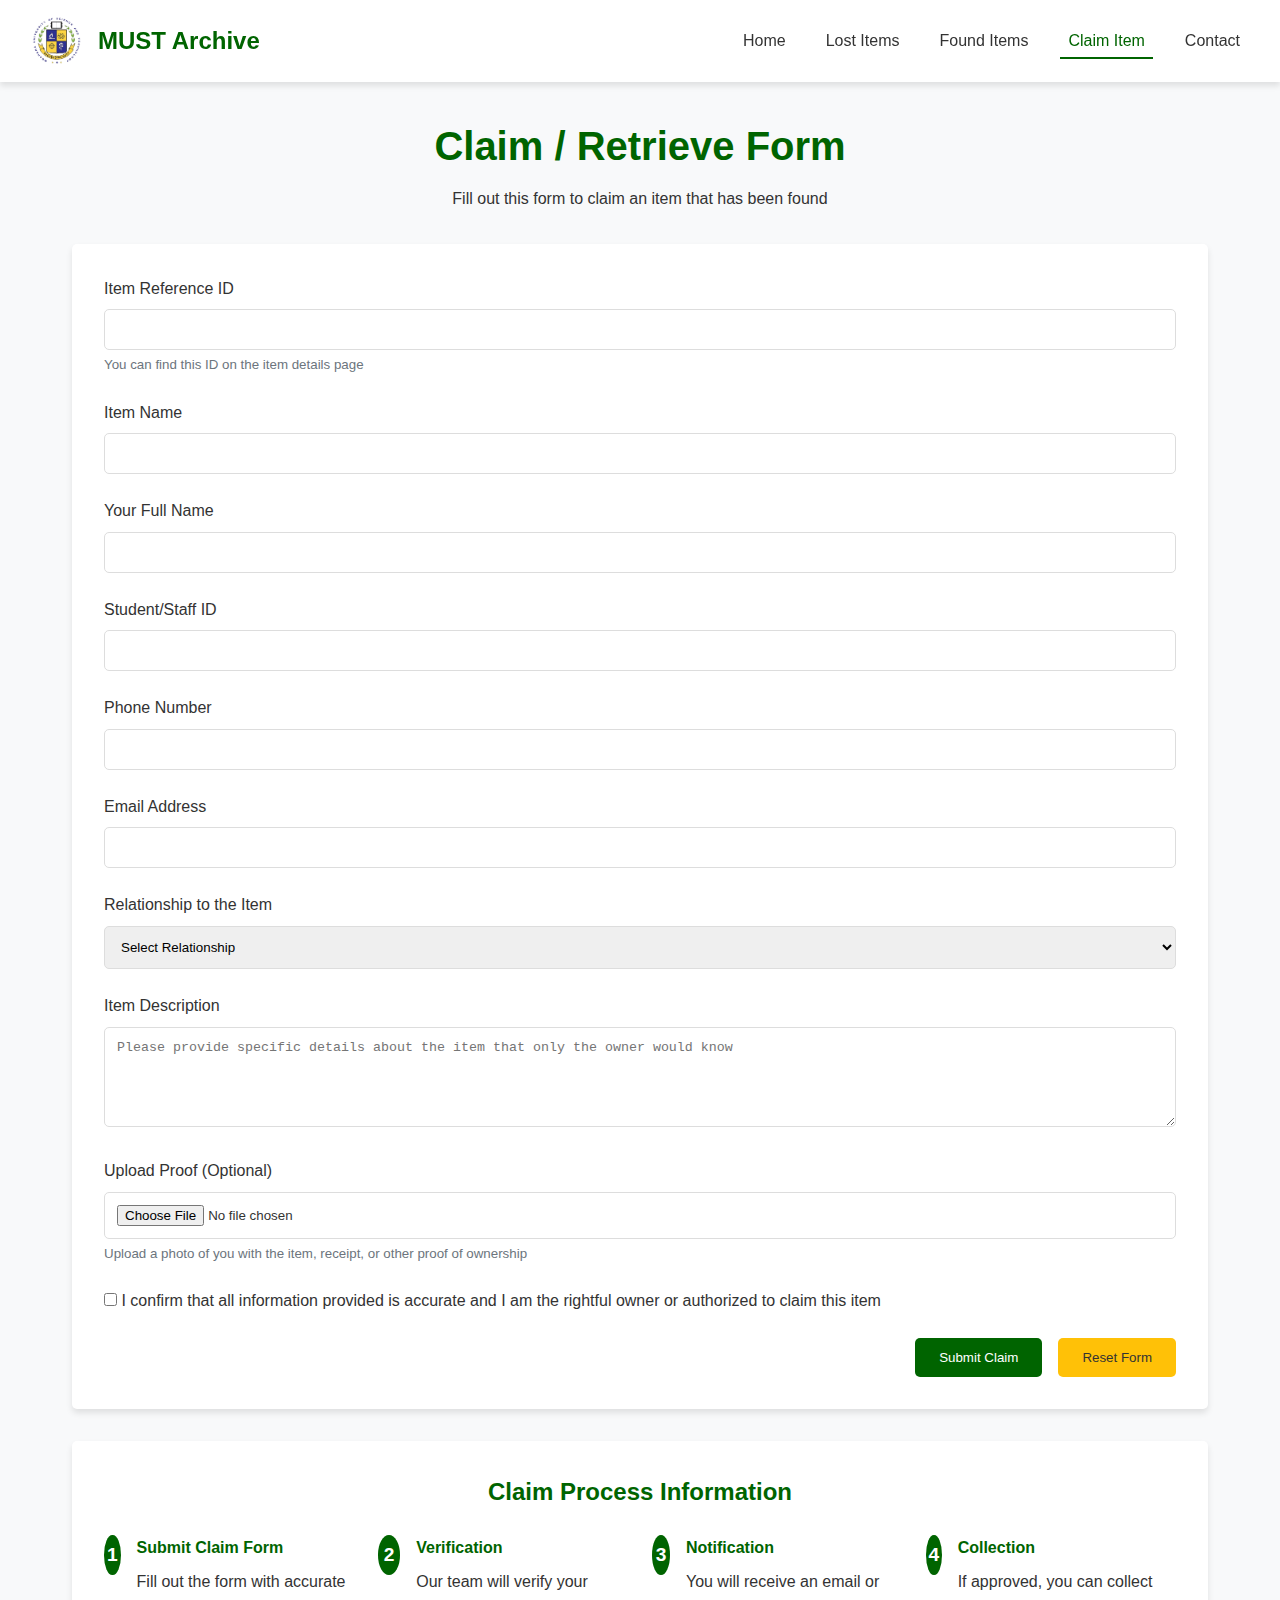
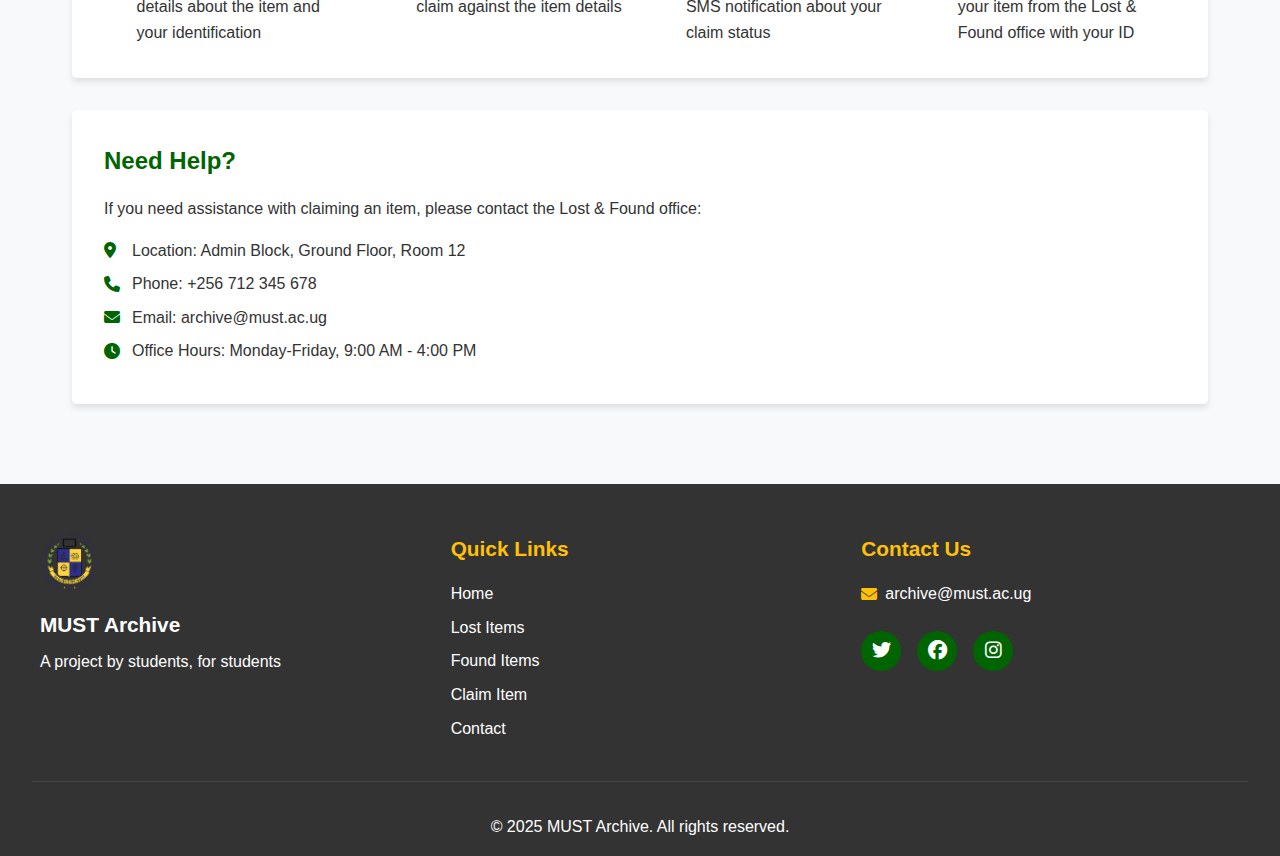
<file: Must Archives/claim-item.html>
<!DOCTYPE html>
<html lang="en">
<head>
    <meta charset="UTF-8">
    <meta name="viewport" content="width=device-width, initial-scale=1.0">
    <title>Claim Item - MUST Archive</title>
    <link rel="stylesheet" href="style.css">
    <link rel="stylesheet" href="https://cdnjs.cloudflare.com/ajax/libs/font-awesome/6.4.0/css/all.min.css">
</head>
<body>
    <header>
        <div class="logo-container">
            <img src="must.png" alt="MUST Logo" class="logo">
            <h1>MUST Archive</h1>
        </div>
        <nav>
            <div class="menu-toggle">
                <i class="fas fa-bars"></i>
            </div>
            <ul class="nav-links">
                <li><a href="index.html">Home</a></li>
                <li><a href="lost-items.html">Lost Items</a></li>
                <li><a href="found-items.html">Found Items</a></li>
                <li><a href="claim-item.html" class="active">Claim Item</a></li>
                <li><a href="contact.html">Contact</a></li>
            </ul>
        </nav>
    </header>

    <main>
        <section class="page-header">
            <h2>Claim / Retrieve Form</h2>
            <p>Fill out this form to claim an item that has been found</p>
        </section>

        <section class="claim-form-container">
            <form id="claim-form">
                <div class="form-group">
                    <label for="item-id">Item Reference ID</label>
                    <input type="text" id="item-id" required>
                    <small>You can find this ID on the item details page</small>
                </div>
                <div class="form-group">
                    <label for="item-name">Item Name</label>
                    <input type="text" id="item-name" required>
                </div>
                <div class="form-group">
                    <label for="claimer-name">Your Full Name</label>
                    <input type="text" id="claimer-name" required>
                </div>
                <div class="form-group">
                    <label for="claimer-id">Student/Staff ID</label>
                    <input type="text" id="claimer-id" required>
                </div>
                <div class="form-group">
                    <label for="claimer-phone">Phone Number</label>
                    <input type="tel" id="claimer-phone" required>
                </div>
                <div class="form-group">
                    <label for="claimer-email">Email Address</label>
                    <input type="email" id="claimer-email" required>
                </div>
                <div class="form-group">
                    <label for="relationship">Relationship to the Item</label>
                    <select id="relationship" required>
                        <option value="">Select Relationship</option>
                        <option value="owner">I am the owner</option>
                        <option value="friend">I am collecting on behalf of a friend</option>
                        <option value="family">I am collecting on behalf of a family member</option>
                        <option value="other">Other (please specify)</option>
                    </select>
                </div>
                <div class="form-group" id="other-relationship-group" style="display: none;">
                    <label for="other-relationship">Please Specify</label>
                    <input type="text" id="other-relationship">
                </div>
                <div class="form-group">
                    <label for="item-description">Item Description</label>
                    <textarea id="item-description" required placeholder="Please provide specific details about the item that only the owner would know"></textarea>
                </div>
                <div class="form-group">
                    <label for="proof-upload">Upload Proof (Optional)</label>
                    <input type="file" id="proof-upload" accept="image/*">
                    <small>Upload a photo of you with the item, receipt, or other proof of ownership</small>
                </div>
                <div class="form-group">
                    <label class="checkbox-label">
                        <input type="checkbox" id="terms-checkbox" required>
                        I confirm that all information provided is accurate and I am the rightful owner or authorized to claim this item
                    </label>
                </div>
                <div class="form-actions">
                    <button type="submit" class="btn primary-btn">Submit Claim</button>
                    <button type="reset" class="btn secondary-btn">Reset Form</button>
                </div>
            </form>
        </section>

        <section class="claim-info">
            <h3>Claim Process Information</h3>
            <div class="process-steps">
                <div class="process-step">
                    <div class="step-number">1</div>
                    <div class="step-content">
                        <h4>Submit Claim Form</h4>
                        <p>Fill out the form with accurate details about the item and your identification</p>
                    </div>
                </div>
                <div class="process-step">
                    <div class="step-number">2</div>
                    <div class="step-content">
                        <h4>Verification</h4>
                        <p>Our team will verify your claim against the item details</p>
                    </div>
                </div>
                <div class="process-step">
                    <div class="step-number">3</div>
                    <div class="step-content">
                        <h4>Notification</h4>
                        <p>You will receive an email or SMS notification about your claim status</p>
                    </div>
                </div>
                <div class="process-step">
                    <div class="step-number">4</div>
                    <div class="step-content">
                        <h4>Collection</h4>
                        <p>If approved, you can collect your item from the Lost & Found office with your ID</p>
                    </div>
                </div>
            </div>
        </section>

        <section class="contact-info">
            <h3>Need Help?</h3>
            <p>If you need assistance with claiming an item, please contact the Lost & Found office:</p>
            <div class="contact-details">
                <p><i class="fas fa-map-marker-alt"></i> Location: Admin Block, Ground Floor, Room 12</p>
                <p><i class="fas fa-phone"></i> Phone: +256 712 345 678</p>
                <p><i class="fas fa-envelope"></i> Email: archive@must.ac.ug</p>
                <p><i class="fas fa-clock"></i> Office Hours: Monday-Friday, 9:00 AM - 4:00 PM</p>
            </div>
        </section>
    </main>

    <footer>
        <div class="footer-content">
            <div class="footer-logo">
                <img src="must.png" alt="MUST Logo" class="logo">
                <h3>MUST Archive</h3>
                <p>A project by students, for students</p>
            </div>
            <div class="footer-links">
                <h3>Quick Links</h3>
                <ul>
                    <li><a href="index.html">Home</a></li>
                    <li><a href="lost-items.html">Lost Items</a></li>
                    <li><a href="found-items.html">Found Items</a></li>
                    <li><a href="claim-item.html">Claim Item</a></li>
                    <li><a href="contact.html">Contact</a></li>
                </ul>
            </div>
            <div class="footer-contact">
                <h3>Contact Us</h3>
                <p><i class="fas fa-envelope"></i> archive@must.ac.ug</p>
                <div class="social-links">
                    <a href="#" class="social-icon"><i class="fab fa-twitter"></i></a>
                    <a href="#" class="social-icon"><i class="fab fa-facebook"></i></a>
                    <a href="#" class="social-icon"><i class="fab fa-instagram"></i></a>
                </div>
            </div>
        </div>
        <div class="footer-bottom">
            <p>&copy; 2025 MUST Archive. All rights reserved.</p>
        </div>
    </footer>

    <script src="script.js"></script>
</body>
</html>
</file>
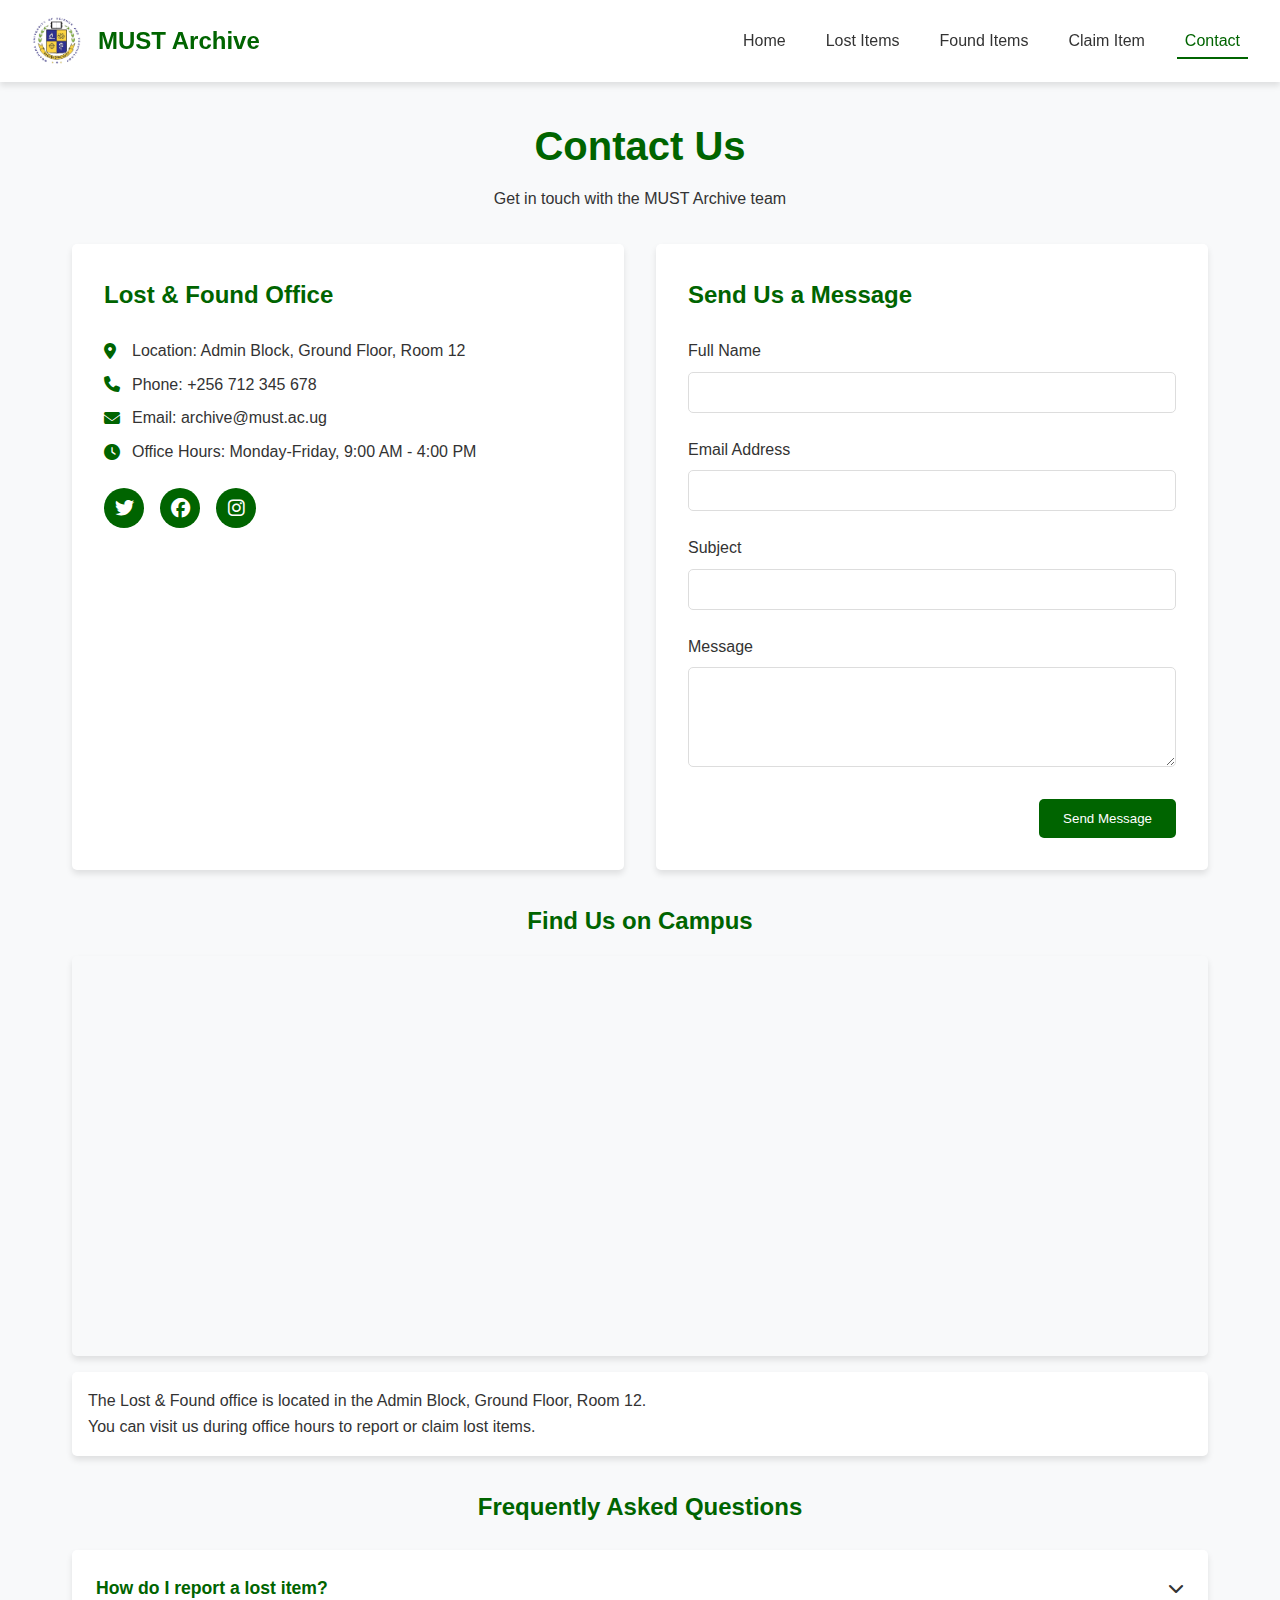
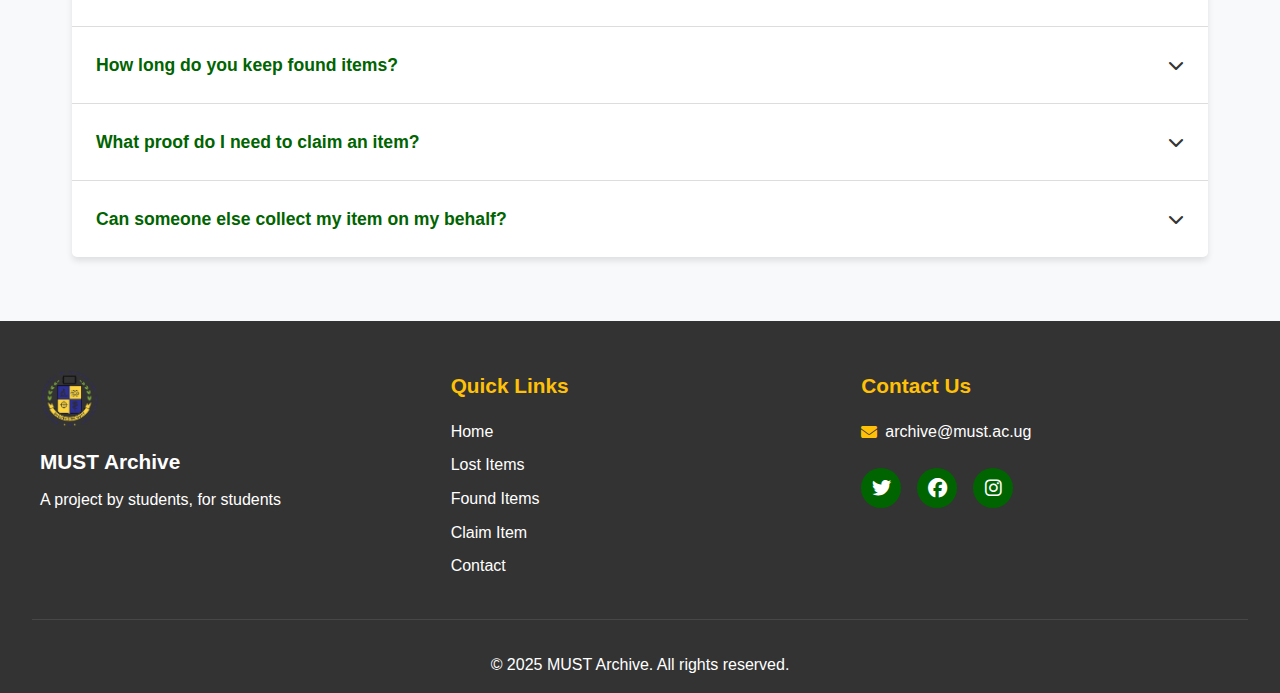
<file: Must Archives/contact.html>
<!DOCTYPE html>
<html lang="en">
<head>
    <meta charset="UTF-8">
    <meta name="viewport" content="width=device-width, initial-scale=1.0">
    <title>Contact - MUST Archive</title>
    <link rel="stylesheet" href="style.css">
    <link rel="stylesheet" href="https://cdnjs.cloudflare.com/ajax/libs/font-awesome/6.4.0/css/all.min.css">
</head>
<body>
    <header>
        <div class="logo-container">
            <img src="must.png" alt="MUST Logo" class="logo">
            <h1>MUST Archive</h1>
        </div>
        <nav>
            <div class="menu-toggle">
                <i class="fas fa-bars"></i>
            </div>
            <ul class="nav-links">
                <li><a href="index.html">Home</a></li>
                <li><a href="lost-items.html">Lost Items</a></li>
                <li><a href="found-items.html">Found Items</a></li>
                <li><a href="claim-item.html">Claim Item</a></li>
                <li><a href="contact.html" class="active">Contact</a></li>
            </ul>
        </nav>
    </header>

    <main>
        <section class="page-header">
            <h2>Contact Us</h2>
            <p>Get in touch with the MUST Archive team</p>
        </section>

        <section class="contact-container">
            <div class="contact-info-card">
                <h3>Lost & Found Office</h3>
                <div class="contact-details">
                    <p><i class="fas fa-map-marker-alt"></i> Location: Admin Block, Ground Floor, Room 12</p>
                    <p><i class="fas fa-phone"></i> Phone: +256 712 345 678</p>
                    <p><i class="fas fa-envelope"></i> Email: archive@must.ac.ug</p>
                    <p><i class="fas fa-clock"></i> Office Hours: Monday-Friday, 9:00 AM - 4:00 PM</p>
                </div>
                <div class="social-links">
                    <a href="#" class="social-icon"><i class="fab fa-twitter"></i></a>
                    <a href="#" class="social-icon"><i class="fab fa-facebook"></i></a>
                    <a href="#" class="social-icon"><i class="fab fa-instagram"></i></a>
                </div>
            </div>

            <div class="contact-form-container">
                <h3>Send Us a Message</h3>
                <form id="contact-form">
                    <div class="form-group">
                        <label for="contact-name">Full Name</label>
                        <input type="text" id="contact-name" required>
                    </div>
                    <div class="form-group">
                        <label for="contact-email">Email Address</label>
                        <input type="email" id="contact-email" required>
                    </div>
                    <div class="form-group">
                        <label for="contact-subject">Subject</label>
                        <input type="text" id="contact-subject" required>
                    </div>
                    <div class="form-group">
                        <label for="contact-message">Message</label>
                        <textarea id="contact-message" required></textarea>
                    </div>
                    <div class="form-actions">
                        <button type="submit" class="btn primary-btn">Send Message</button>
                    </div>
                </form>
            </div>
        </section>

        <section class="campus-map-container">
            <h3>Find Us on Campus</h3>
            <div id="campus-map" class="campus-map"></div>
            <div class="map-info">
                <p>The Lost & Found office is located in the Admin Block, Ground Floor, Room 12.</p>
                <p>You can visit us during office hours to report or claim lost items.</p>
            </div>
        </section>

        <section class="faq-section">
            <h3>Frequently Asked Questions</h3>
            <div class="faq-container">
                <div class="faq-item">
                    <div class="faq-question">
                        <h4>How do I report a lost item?</h4>
                        <i class="fas fa-chevron-down"></i>
                    </div>
                    <div class="faq-answer">
                        <p>You can report a lost item by visiting the "Lost Items" page and clicking on the "Report Lost Item" button. Fill out the form with as much detail as possible to increase the chances of recovery.</p>
                    </div>
                </div>
                <div class="faq-item">
                    <div class="faq-question">
                        <h4>How long do you keep found items?</h4>
                        <i class="fas fa-chevron-down"></i>
                    </div>
                    <div class="faq-answer">
                        <p>We keep found items for a period of 90 days. After this period, unclaimed items may be donated or disposed of according to university policy.</p>
                    </div>
                </div>
                <div class="faq-item">
                    <div class="faq-question">
                        <h4>What proof do I need to claim an item?</h4>
                        <i class="fas fa-chevron-down"></i>
                    </div>
                    <div class="faq-answer">
                        <p>To claim an item, you need to provide your student/staff ID and be able to describe specific details about the item that only the owner would know. Additional proof such as receipts or photos may be required for valuable items.</p>
                    </div>
                </div>
                <div class="faq-item">
                    <div class="faq-question">
                        <h4>Can someone else collect my item on my behalf?</h4>
                        <i class="fas fa-chevron-down"></i>
                    </div>
                    <div class="faq-answer">
                        <p>Yes, someone else can collect an item on your behalf, but they must have a signed authorization letter from you, a copy of your ID, and their own ID for verification purposes.</p>
                    </div>
                </div>
            </div>
        </section>
    </main>

    <footer>
        <div class="footer-content">
            <div class="footer-logo">
                <img src="must.png" alt="MUST Logo" class="logo">
                <h3>MUST Archive</h3>
                <p>A project by students, for students</p>
            </div>
            <div class="footer-links">
                <h3>Quick Links</h3>
                <ul>
                    <li><a href="index.html">Home</a></li>
                    <li><a href="lost-items.html">Lost Items</a></li>
                    <li><a href="found-items.html">Found Items</a></li>
                    <li><a href="claim-item.html">Claim Item</a></li>
                    <li><a href="contact.html">Contact</a></li>
                </ul>
            </div>
            <div class="footer-contact">
                <h3>Contact Us</h3>
                <p><i class="fas fa-envelope"></i> archive@must.ac.ug</p>
                <div class="social-links">
                    <a href="#" class="social-icon"><i class="fab fa-twitter"></i></a>
                    <a href="#" class="social-icon"><i class="fab fa-facebook"></i></a>
                    <a href="#" class="social-icon"><i class="fab fa-instagram"></i></a>
                </div>
            </div>
        </div>
        <div class="footer-bottom">
            <p>&copy; 2025 MUST Archive. All rights reserved.</p>
        </div>
    </footer>

    <script src="script.js"></script>
</body>
</html>
</file>
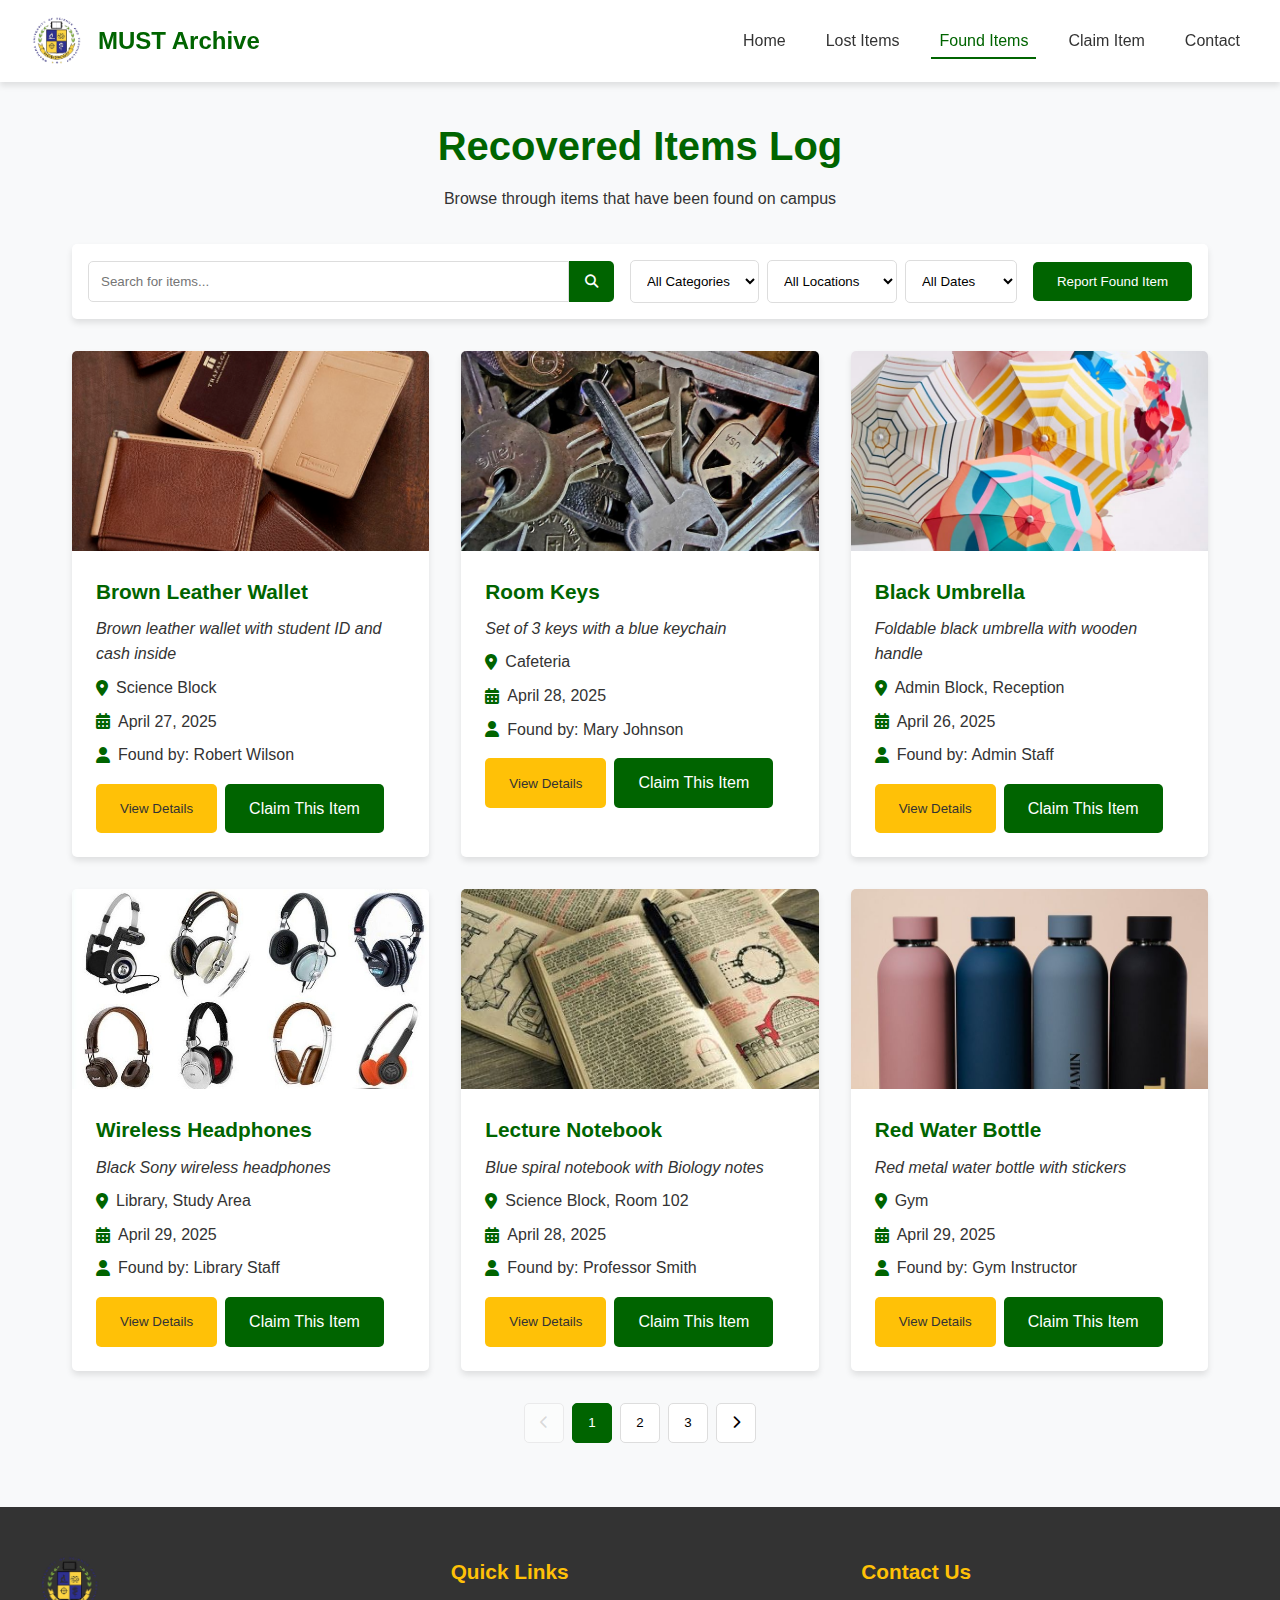
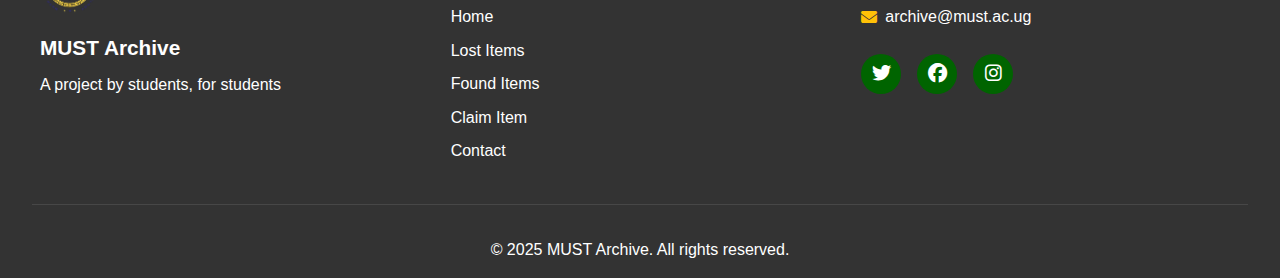
<file: Must Archives/found-items.html>
<!DOCTYPE html>
<html lang="en">
<head>
    <meta charset="UTF-8">
    <meta name="viewport" content="width=device-width, initial-scale=1.0">
    <title>Found Items - MUST Archive</title>
    <link rel="stylesheet" href="style.css">
    <link rel="stylesheet" href="https://cdnjs.cloudflare.com/ajax/libs/font-awesome/6.4.0/css/all.min.css">
</head>
<body>
    <header>
        <div class="logo-container">
            <img src="must.png" alt="MUST Logo" class="logo">
            <h1>MUST Archive</h1>
        </div>
        <nav>
            <div class="menu-toggle">
                <i class="fas fa-bars"></i>
            </div>
            <ul class="nav-links">
                <li><a href="index.html">Home</a></li>
                <li><a href="lost-items.html">Lost Items</a></li>
                <li><a href="found-items.html" class="active">Found Items</a></li>
                <li><a href="claim-item.html">Claim Item</a></li>
                <li><a href="contact.html">Contact</a></li>
            </ul>
        </nav>
    </header>

    <main>
        <section class="page-header">
            <h2>Recovered Items Log</h2>
            <p>Browse through items that have been found on campus</p>
        </section>

        <section class="filter-section">
            <div class="search-bar">
                <input type="text" id="search-input" placeholder="Search for items...">
                <button id="search-btn"><i class="fas fa-search"></i></button>
            </div>
            <div class="filters">
                <select id="category-filter">
                    <option value="">All Categories</option>
                    <option value="electronics">Electronics</option>
                    <option value="documents">Documents</option>
                    <option value="accessories">Accessories</option>
                    <option value="others">Others</option>
                </select>
                <select id="location-filter">
                    <option value="">All Locations</option>
                    <option value="library">Library</option>
                    <option value="cafeteria">Cafeteria</option>
                    <option value="science-block">Science Block</option>
                    <option value="dormitories">Dormitories</option>
                    <option value="admin-block">Admin Block</option>
                </select>
                <select id="date-filter">
                    <option value="">All Dates</option>
                    <option value="today">Today</option>
                    <option value="this-week">This Week</option>
                    <option value="this-month">This Month</option>
                    <option value="older">Older</option>
                </select>
            </div>
            <button class="btn primary-btn" id="report-found-btn">Report Found Item</button>
        </section>

        <section class="items-grid">
            <div class="item-card">
                <div class="item-image">
                    <img src="images/image3.jpg" alt="Wallet">
                </div>
                <div class="item-details">
                    <h3>Brown Leather Wallet</h3>
                    <p class="item-description">Brown leather wallet with student ID and cash inside</p>
                    <p><i class="fas fa-map-marker-alt"></i> Science Block</p>
                    <p><i class="fas fa-calendar-alt"></i> April 27, 2025</p>
                    <p><i class="fas fa-user"></i> Found by: Robert Wilson</p>
                    <div class="item-actions">
                        <button class="btn secondary-btn view-details-btn">View Details</button>
                        <a href="claim-item.html" class="btn primary-btn">Claim This Item</a>
                    </div>
                </div>
            </div>

            <div class="item-card">
                <div class="item-image">
                    <img src="images/image4.jpg" alt="Keys">
                </div>
                <div class="item-details">
                    <h3>Room Keys</h3>
                    <p class="item-description">Set of 3 keys with a blue keychain</p>
                    <p><i class="fas fa-map-marker-alt"></i> Cafeteria</p>
                    <p><i class="fas fa-calendar-alt"></i> April 28, 2025</p>
                    <p><i class="fas fa-user"></i> Found by: Mary Johnson</p>
                    <div class="item-actions">
                        <button class="btn secondary-btn view-details-btn">View Details</button>
                        <a href="claim-item.html" class="btn primary-btn">Claim This Item</a>
                    </div>
                </div>
            </div>

            <div class="item-card">
                <div class="item-image">
                    <img src="images/image10.jpg" alt="Umbrella">
                </div>
                <div class="item-details">
                    <h3>Black Umbrella</h3>
                    <p class="item-description">Foldable black umbrella with wooden handle</p>
                    <p><i class="fas fa-map-marker-alt"></i> Admin Block, Reception</p>
                    <p><i class="fas fa-calendar-alt"></i> April 26, 2025</p>
                    <p><i class="fas fa-user"></i> Found by: Admin Staff</p>
                    <div class="item-actions">
                        <button class="btn secondary-btn view-details-btn">View Details</button>
                        <a href="claim-item.html" class="btn primary-btn">Claim This Item</a>
                    </div>
                </div>
            </div>

            <div class="item-card">
                <div class="item-image">
                    <img src="images/image11.jpg" alt="Headphones">
                </div>
                <div class="item-details">
                    <h3>Wireless Headphones</h3>
                    <p class="item-description">Black Sony wireless headphones</p>
                    <p><i class="fas fa-map-marker-alt"></i> Library, Study Area</p>
                    <p><i class="fas fa-calendar-alt"></i> April 29, 2025</p>
                    <p><i class="fas fa-user"></i> Found by: Library Staff</p>
                    <div class="item-actions">
                        <button class="btn secondary-btn view-details-btn">View Details</button>
                        <a href="claim-item.html" class="btn primary-btn">Claim This Item</a>
                    </div>
                </div>
            </div>

            <div class="item-card">
                <div class="item-image">
                    <img src="images/image12.jpg" alt="Notebook">
                </div>
                <div class="item-details">
                    <h3>Lecture Notebook</h3>
                    <p class="item-description">Blue spiral notebook with Biology notes</p>
                    <p><i class="fas fa-map-marker-alt"></i> Science Block, Room 102</p>
                    <p><i class="fas fa-calendar-alt"></i> April 28, 2025</p>
                    <p><i class="fas fa-user"></i> Found by: Professor Smith</p>
                    <div class="item-actions">
                        <button class="btn secondary-btn view-details-btn">View Details</button>
                        <a href="claim-item.html" class="btn primary-btn">Claim This Item</a>
                    </div>
                </div>
            </div>

            <div class="item-card">
                <div class="item-image">
                    <img src="images/image7.jpg" alt="Water Bottle">
                </div>
                <div class="item-details">
                    <h3>Red Water Bottle</h3>
                    <p class="item-description">Red metal water bottle with stickers</p>
                    <p><i class="fas fa-map-marker-alt"></i> Gym</p>
                    <p><i class="fas fa-calendar-alt"></i> April 29, 2025</p>
                    <p><i class="fas fa-user"></i> Found by: Gym Instructor</p>
                    <div class="item-actions">
                        <button class="btn secondary-btn view-details-btn">View Details</button>
                        <a href="claim-item.html" class="btn primary-btn">Claim This Item</a>
                    </div>
                </div>
            </div>
        </section>

        <div class="pagination">
            <button class="pagination-btn" disabled><i class="fas fa-chevron-left"></i></button>
            <button class="pagination-btn active">1</button>
            <button class="pagination-btn">2</button>
            <button class="pagination-btn">3</button>
            <button class="pagination-btn"><i class="fas fa-chevron-right"></i></button>
        </div>

        <!-- Found Item Report Modal -->
        <div id="report-modal" class="modal">
            <div class="modal-content">
                <span class="close-modal">&times;</span>
                <h2>Report Found Item</h2>
                <form id="report-found-form">
                    <div class="form-group">
                        <label for="item-name">Item Name</label>
                        <input type="text" id="item-name" required>
                    </div>
                    <div class="form-group">
                        <label for="item-description">Description</label>
                        <textarea id="item-description" required></textarea>
                    </div>
                    <div class="form-group">
                        <label for="item-category">Category</label>
                        <select id="item-category" required>
                            <option value="">Select Category</option>
                            <option value="electronics">Electronics</option>
                            <option value="documents">Documents</option>
                            <option value="accessories">Accessories</option>
                            <option value="others">Others</option>
                        </select>
                    </div>
                    <div class="form-group">
                        <label for="found-location">Where Found</label>
                        <input type="text" id="found-location" required>
                    </div>
                    <div class="form-group">
                        <label for="found-date">Date Found</label>
                        <input type="date" id="found-date" required>
                    </div>
                    <div class="form-group">
                        <label for="finder-name">Your Name</label>
                        <input type="text" id="finder-name" required>
                    </div>
                    <div class="form-group">
                        <label for="finder-phone">Phone Number</label>
                        <input type="tel" id="finder-phone" required>
                    </div>
                    <div class="form-group">
                        <label for="item-image">Upload Image (Optional)</label>
                        <input type="file" id="item-image" accept="image/*">
                    </div>
                    <div class="form-actions">
                        <button type="submit" class="btn primary-btn">Submit Report</button>
                    </div>
                </form>
            </div>
        </div>

        <!-- Item Details Modal -->
        <div id="details-modal" class="modal">
            <div class="modal-content">
                <span class="close-modal">&times;</span>
                <div id="item-details-content">
                    <!-- Content will be dynamically populated -->
                </div>
            </div>
        </div>
    </main>

    <footer>
        <div class="footer-content">
            <div class="footer-logo">
                <img src="must.png" alt="MUST Logo" class="logo">
                <h3>MUST Archive</h3>
                <p>A project by students, for students</p>
            </div>
            <div class="footer-links">
                <h3>Quick Links</h3>
                <ul>
                    <li><a href="index.html">Home</a></li>
                    <li><a href="lost-items.html">Lost Items</a></li>
                    <li><a href="found-items.html">Found Items</a></li>
                    <li><a href="claim-item.html">Claim Item</a></li>
                    <li><a href="contact.html">Contact</a></li>
                </ul>
            </div>
            <div class="footer-contact">
                <h3>Contact Us</h3>
                <p><i class="fas fa-envelope"></i> archive@must.ac.ug</p>
                <div class="social-links">
                    <a href="#" class="social-icon"><i class="fab fa-twitter"></i></a>
                    <a href="#" class="social-icon"><i class="fab fa-facebook"></i></a>
                    <a href="#" class="social-icon"><i class="fab fa-instagram"></i></a>
                </div>
            </div>
        </div>
        <div class="footer-bottom">
            <p>&copy; 2025 MUST Archive. All rights reserved.</p>
        </div>
    </footer>

    <script src="script.js"></script>
</body>
</html>
</file>
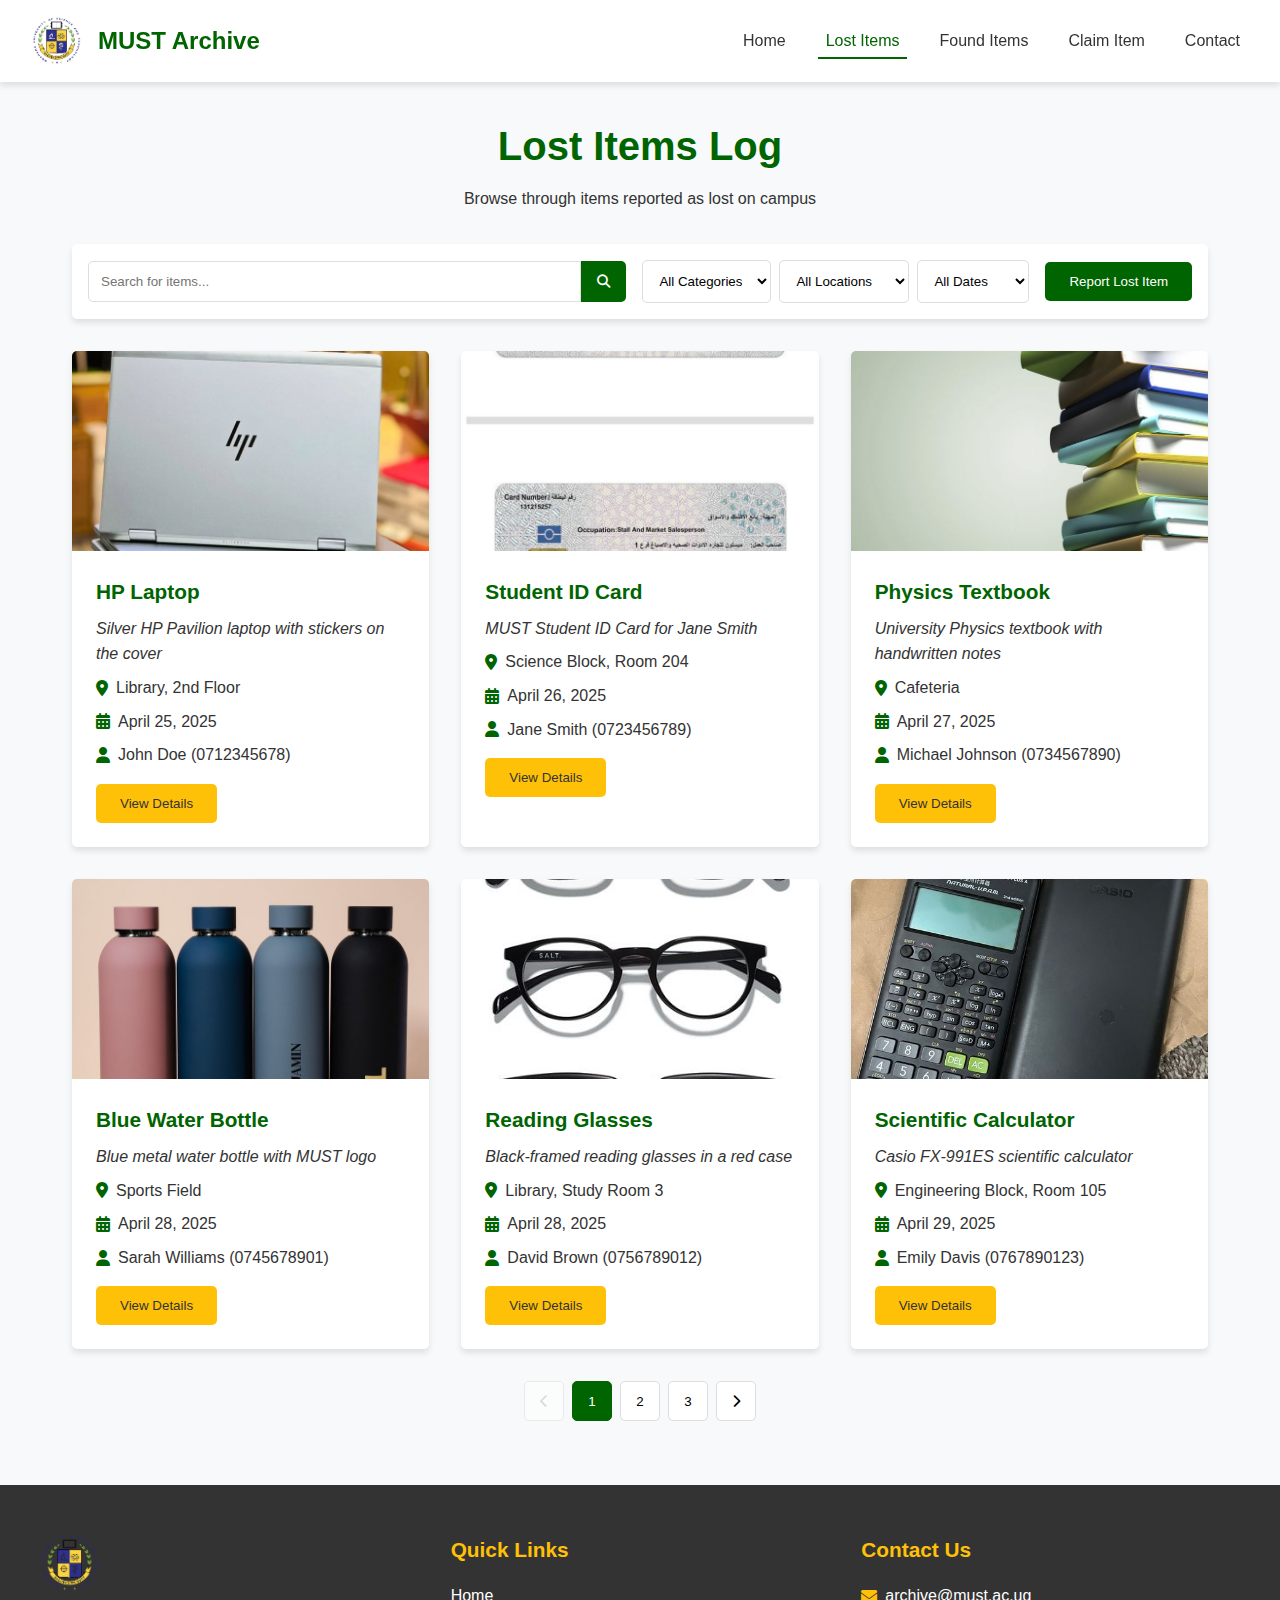
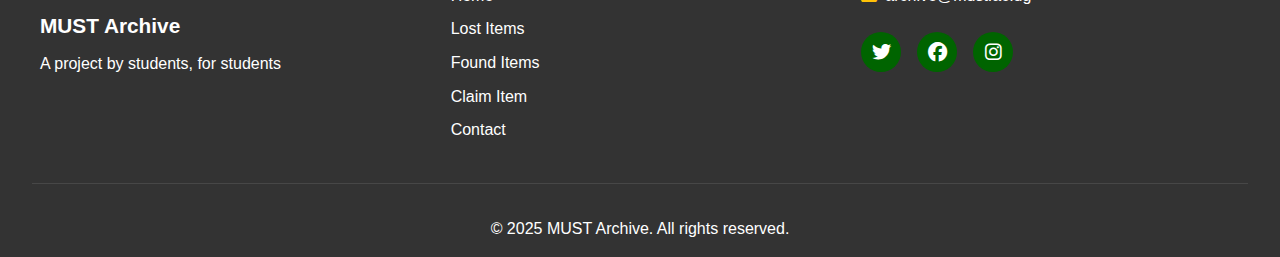
<file: Must Archives/lost-items.html>
<!DOCTYPE html>
<html lang="en">
<head>
    <meta charset="UTF-8">
    <meta name="viewport" content="width=device-width, initial-scale=1.0">
    <title>Lost Items - MUST Archive</title>
    <link rel="stylesheet" href="style.css">
    <link rel="stylesheet" href="https://cdnjs.cloudflare.com/ajax/libs/font-awesome/6.4.0/css/all.min.css">
</head>
<body>
    <header>
        <div class="logo-container">
            <img src="must.png" alt="MUST Logo" class="logo">
            <h1>MUST Archive</h1>
        </div>
        <nav>
            <div class="menu-toggle">
                <i class="fas fa-bars"></i>
            </div>
            <ul class="nav-links">
                <li><a href="index.html">Home</a></li>
                <li><a href="lost-items.html" class="active">Lost Items</a></li>
                <li><a href="found-items.html">Found Items</a></li>
                <li><a href="claim-item.html">Claim Item</a></li>
                <li><a href="contact.html">Contact</a></li>
            </ul>
        </nav>
    </header>

    <main>
        <section class="page-header">
            <h2>Lost Items Log</h2>
            <p>Browse through items reported as lost on campus</p>
        </section>

        <section class="filter-section">
            <div class="search-bar">
                <input type="text" id="search-input" placeholder="Search for items...">
                <button id="search-btn"><i class="fas fa-search"></i></button>
            </div>
            <div class="filters">
                <select id="category-filter">
                    <option value="">All Categories</option>
                    <option value="electronics">Electronics</option>
                    <option value="documents">Documents</option>
                    <option value="accessories">Accessories</option>
                    <option value="others">Others</option>
                </select>
                <select id="location-filter">
                    <option value="">All Locations</option>
                    <option value="library">Library</option>
                    <option value="cafeteria">Cafeteria</option>
                    <option value="science-block">Science Block</option>
                    <option value="dormitories">Dormitories</option>
                    <option value="admin-block">Admin Block</option>
                </select>
                <select id="date-filter">
                    <option value="">All Dates</option>
                    <option value="today">Today</option>
                    <option value="this-week">This Week</option>
                    <option value="this-month">This Month</option>
                    <option value="older">Older</option>
                </select>
            </div>
            <button class="btn primary-btn" id="report-lost-btn">Report Lost Item</button>
        </section>

        <section class="items-grid">
            <div class="item-card">
                <div class="item-image">
                    <img src="images/image2.jpg" alt="Laptop">
                </div>
                <div class="item-details">
                    <h3>HP Laptop</h3>
                    <p class="item-description">Silver HP Pavilion laptop with stickers on the cover</p>
                    <p><i class="fas fa-map-marker-alt"></i> Library, 2nd Floor</p>
                    <p><i class="fas fa-calendar-alt"></i> April 25, 2025</p>
                    <p><i class="fas fa-user"></i> John Doe (0712345678)</p>
                    <div class="item-actions">
                        <button class="btn secondary-btn view-details-btn">View Details</button>
                    </div>
                </div>
            </div>

            <div class="item-card">
                <div class="item-image">
                    <img src="images/image5.jpg" alt="ID Card">
                </div>
                <div class="item-details">
                    <h3>Student ID Card</h3>
                    <p class="item-description">MUST Student ID Card for Jane Smith</p>
                    <p><i class="fas fa-map-marker-alt"></i> Science Block, Room 204</p>
                    <p><i class="fas fa-calendar-alt"></i> April 26, 2025</p>
                    <p><i class="fas fa-user"></i> Jane Smith (0723456789)</p>
                    <div class="item-actions">
                        <button class="btn secondary-btn view-details-btn">View Details</button>
                    </div>
                </div>
            </div>

            <div class="item-card">
                <div class="item-image">
                    <img src="images/image6.jpg" alt="Textbook">
                </div>
                <div class="item-details">
                    <h3>Physics Textbook</h3>
                    <p class="item-description">University Physics textbook with handwritten notes</p>
                    <p><i class="fas fa-map-marker-alt"></i> Cafeteria</p>
                    <p><i class="fas fa-calendar-alt"></i> April 27, 2025</p>
                    <p><i class="fas fa-user"></i> Michael Johnson (0734567890)</p>
                    <div class="item-actions">
                        <button class="btn secondary-btn view-details-btn">View Details</button>
                    </div>
                </div>
            </div>

            <div class="item-card">
                <div class="item-image">
                    <img src="images/image7.jpg" alt="Water Bottle">
                </div>
                <div class="item-details">
                    <h3>Blue Water Bottle</h3>
                    <p class="item-description">Blue metal water bottle with MUST logo</p>
                    <p><i class="fas fa-map-marker-alt"></i> Sports Field</p>
                    <p><i class="fas fa-calendar-alt"></i> April 28, 2025</p>
                    <p><i class="fas fa-user"></i> Sarah Williams (0745678901)</p>
                    <div class="item-actions">
                        <button class="btn secondary-btn view-details-btn">View Details</button>
                    </div>
                </div>
            </div>

            <div class="item-card">
                <div class="item-image">
                    <img src="images/image8.jpg" alt="Glasses">
                </div>
                <div class="item-details">
                    <h3>Reading Glasses</h3>
                    <p class="item-description">Black-framed reading glasses in a red case</p>
                    <p><i class="fas fa-map-marker-alt"></i> Library, Study Room 3</p>
                    <p><i class="fas fa-calendar-alt"></i> April 28, 2025</p>
                    <p><i class="fas fa-user"></i> David Brown (0756789012)</p>
                    <div class="item-actions">
                        <button class="btn secondary-btn view-details-btn">View Details</button>
                    </div>
                </div>
            </div>

            <div class="item-card">
                <div class="item-image">
                    <img src="images/image9.jpg" alt="Calculator">
                </div>
                <div class="item-details">
                    <h3>Scientific Calculator</h3>
                    <p class="item-description">Casio FX-991ES scientific calculator</p>
                    <p><i class="fas fa-map-marker-alt"></i> Engineering Block, Room 105</p>
                    <p><i class="fas fa-calendar-alt"></i> April 29, 2025</p>
                    <p><i class="fas fa-user"></i> Emily Davis (0767890123)</p>
                    <div class="item-actions">
                        <button class="btn secondary-btn view-details-btn">View Details</button>
                    </div>
                </div>
            </div>
        </section>

        <div class="pagination">
            <button class="pagination-btn" disabled><i class="fas fa-chevron-left"></i></button>
            <button class="pagination-btn active">1</button>
            <button class="pagination-btn">2</button>
            <button class="pagination-btn">3</button>
            <button class="pagination-btn"><i class="fas fa-chevron-right"></i></button>
        </div>

        <!-- Lost Item Report Modal -->
        <div id="report-modal" class="modal">
            <div class="modal-content">
                <span class="close-modal">&times;</span>
                <h2>Report Lost Item</h2>
                <form id="report-lost-form">
                    <div class="form-group">
                        <label for="item-name">Item Name</label>
                        <input type="text" id="item-name" required>
                    </div>
                    <div class="form-group">
                        <label for="item-description">Description</label>
                        <textarea id="item-description" required></textarea>
                    </div>
                    <div class="form-group">
                        <label for="item-category">Category</label>
                        <select id="item-category" required>
                            <option value="">Select Category</option>
                            <option value="electronics">Electronics</option>
                            <option value="documents">Documents</option>
                            <option value="accessories">Accessories</option>
                            <option value="others">Others</option>
                        </select>
                    </div>
                    <div class="form-group">
                        <label for="lost-location">Last Known Location</label>
                        <input type="text" id="lost-location" required>
                    </div>
                    <div class="form-group">
                        <label for="lost-date">Date Lost</label>
                        <input type="date" id="lost-date" required>
                    </div>
                    <div class="form-group">
                        <label for="contact-name">Your Name</label>
                        <input type="text" id="contact-name" required>
                    </div>
                    <div class="form-group">
                        <label for="contact-phone">Phone Number</label>
                        <input type="tel" id="contact-phone" required>
                    </div>
                    <div class="form-group">
                        <label for="item-image">Upload Image (Optional)</label>
                        <input type="file" id="item-image" accept="image/*">
                    </div>
                    <div class="form-actions">
                        <button type="submit" class="btn primary-btn">Submit Report</button>
                    </div>
                </form>
            </div>
        </div>

        <!-- Item Details Modal -->
        <div id="details-modal" class="modal">
            <div class="modal-content">
                <span class="close-modal">&times;</span>
                <div id="item-details-content">
                    <!-- Content will be dynamically populated -->
                </div>
            </div>
        </div>
    </main>

    <footer>
        <div class="footer-content">
            <div class="footer-logo">
                <img src="must.png" alt="MUST Logo" class="logo">
                <h3>MUST Archive</h3>
                <p>A project by students, for students</p>
            </div>
            <div class="footer-links">
                <h3>Quick Links</h3>
                <ul>
                    <li><a href="index.html">Home</a></li>
                    <li><a href="lost-items.html">Lost Items</a></li>
                    <li><a href="found-items.html">Found Items</a></li>
                    <li><a href="claim-item.html">Claim Item</a></li>
                    <li><a href="contact.html">Contact</a></li>
                </ul>
            </div>
            <div class="footer-contact">
                <h3>Contact Us</h3>
                <p><i class="fas fa-envelope"></i> archive@must.ac.ug</p>
                <div class="social-links">
                    <a href="#" class="social-icon"><i class="fab fa-twitter"></i></a>
                    <a href="#" class="social-icon"><i class="fab fa-facebook"></i></a>
                    <a href="#" class="social-icon"><i class="fab fa-instagram"></i></a>
                </div>
            </div>
        </div>
        <div class="footer-bottom">
            <p>&copy; 2025 MUST Archive. All rights reserved.</p>
        </div>
    </footer>

    <script src="script.js"></script>
</body>
</html>
</file>
<file: Must Archives/style.css>
/* Base Styles */
:root {
    --primary-color: #006400; /* Dark green - MUST primary color */
    --secondary-color: #ffc107; /* Amber - MUST secondary color */
    --text-color: #333;
    --light-text: #fff;
    --background-color: #f8f9fa;
    --border-color: #ddd;
    --success-color: #28a745;
    --danger-color: #dc3545;
    --warning-color: #ffc107;
    --info-color: #17a2b8;
    --box-shadow: 0 4px 6px rgba(0, 0, 0, 0.1);
    --transition: all 0.3s ease;
    --border-radius: 5px;
}

* {
    margin: 0;
    padding: 0;
    box-sizing: border-box;
}

body {
    font-family: 'Segoe UI', Tahoma, Geneva, Verdana, sans-serif;
    line-height: 1.6;
    color: var(--text-color);
    background-color: var(--background-color);
}

a {
    text-decoration: none;
    color: var(--primary-color);
    transition: var(--transition);
}

a:hover {
    color: var(--secondary-color);
}

ul {
    list-style: none;
}

img {
    max-width: 100%;
    height: auto;
}

/* Header Styles */
header {
    background-color: #fff;
    box-shadow: var(--box-shadow);
    padding: 1rem 2rem;
    position: sticky;
    top: 0;
    z-index: 100;
    display: flex;
    justify-content: space-between;
    align-items: center;
}

.logo-container {
    display: flex;
    align-items: center;
}

.logo {
    width: 50px;
    height: 50px;
    margin-right: 1rem;
}

.logo-container h1 {
    font-size: 1.5rem;
    color: var(--primary-color);
}

nav {
    display: flex;
    align-items: center;
}

.nav-links {
    display: flex;
}

.nav-links li {
    margin-left: 1.5rem;
}

.nav-links a {
    color: var(--text-color);
    font-weight: 500;
    padding: 0.5rem;
    border-bottom: 2px solid transparent;
}

.nav-links a:hover,
.nav-links a.active {
    color: var(--primary-color);
    border-bottom: 2px solid var(--primary-color);
}

.menu-toggle {
    display: none;
    font-size: 1.5rem;
    cursor: pointer;
}

/* Main Content Styles */
main {
    min-height: calc(100vh - 200px);
    padding: 2rem;
    max-width: 1200px;
    margin: 0 auto;
}

section {
    margin-bottom: 3rem;
}

/* Hero Section */
.hero {
    display: flex;
    align-items: center;
    justify-content: space-between;
    gap: 2rem;
    margin-bottom: 3rem;
}

.hero-content {
    flex: 1;
}

.hero-content h2 {
    font-size: 2.5rem;
    color: var(--primary-color);
    margin-bottom: 1rem;
}

.hero-content h3 {
    font-size: 1.5rem;
    color: var(--secondary-color);
    margin-bottom: 1rem;
}

.hero-content p {
    font-size: 1.1rem;
    margin-bottom: 1.5rem;
}

.hero-buttons {
    display: flex;
    gap: 1rem;
}

.hero-image {
    flex: 1;
    display: flex;
    justify-content: center;
}

.hero-image img {
    max-width: 100%;
    border-radius: var(--border-radius);
    box-shadow: var(--box-shadow);
}

/* Features Section */
.features {
    display: grid;
    grid-template-columns: repeat(auto-fit, minmax(300px, 1fr));
    gap: 2rem;
    margin-bottom: 3rem;
}

.feature-card {
    background-color: #fff;
    padding: 2rem;
    border-radius: var(--border-radius);
    box-shadow: var(--box-shadow);
    text-align: center;
    transition: var(--transition);
}

.feature-card:hover {
    transform: translateY(-5px);
}

.feature-icon {
    font-size: 2.5rem;
    color: var(--primary-color);
    margin-bottom: 1rem;
}

.feature-card h3 {
    font-size: 1.3rem;
    margin-bottom: 1rem;
    color: var(--primary-color);
}

/* Campus Map */
.campus-map {
    text-align: center;
    margin-bottom: 3rem;
}

.campus-map h2 {
    font-size: 2rem;
    color: var(--primary-color);
    margin-bottom: 1rem;
}

.campus-map p {
    margin-bottom: 1.5rem;
}

#map {
    height: 400px;
    width: 100%;
    border-radius: var(--border-radius);
    box-shadow: var(--box-shadow);
}

/* Stats Section */
.stats {
    display: grid;
    grid-template-columns: repeat(auto-fit, minmax(200px, 1fr));
    gap: 2rem;
    margin-bottom: 3rem;
}

.stat-card {
    background-color: var(--primary-color);
    color: var(--light-text);
    padding: 2rem;
    border-radius: var(--border-radius);
    text-align: center;
    box-shadow: var(--box-shadow);
}

.stat-card h3 {
    font-size: 2.5rem;
    margin-bottom: 0.5rem;
}

/* Recent Items Section */
.recent-items h2 {
    font-size: 2rem;
    color: var(--primary-color);
    margin-bottom: 1.5rem;
    text-align: center;
}

.items-container {
    display: grid;
    grid-template-columns: repeat(auto-fit, minmax(300px, 1fr));
    gap: 2rem;
}

.item-card {
    background-color: #fff;
    border-radius: var(--border-radius);
    overflow: hidden;
    box-shadow: var(--box-shadow);
    transition: var(--transition);
}

.item-card:hover {
    transform: translateY(-5px);
}

.item-image {
    height: 200px;
    overflow: hidden;
}

.item-image img {
    width: 100%;
    height: 100%;
    object-fit: cover;
    transition: var(--transition);
}

.item-card:hover .item-image img {
    transform: scale(1.05);
}

.item-details {
    padding: 1.5rem;
}

.item-details h3 {
    font-size: 1.3rem;
    margin-bottom: 0.5rem;
    color: var(--primary-color);
}

.item-details p {
    margin-bottom: 0.5rem;
    display: flex;
    align-items: center;
}

.item-details p i {
    margin-right: 0.5rem;
    color: var(--primary-color);
}

.item-status {
    display: inline-block;
    padding: 0.25rem 0.75rem;
    border-radius: 50px;
    font-size: 0.8rem;
    font-weight: bold;
    margin-top: 0.5rem;
}

.item-status.lost {
    background-color: var(--danger-color);
    color: var(--light-text);
}

.item-status.found {
    background-color: var(--success-color);
    color: var(--light-text);
}

.item-actions {
    display: flex;
    gap: 0.5rem;
    margin-top: 1rem;
}

.view-more {
    text-align: center;
    margin-top: 2rem;
}

/* Page Header */
.page-header {
    text-align: center;
    margin-bottom: 2rem;
}

.page-header h2 {
    font-size: 2.5rem;
    color: var(--primary-color);
    margin-bottom: 0.5rem;
}

/* Filter Section */
.filter-section {
    display: flex;
    flex-wrap: wrap;
    align-items: center;
    justify-content: space-between;
    gap: 1rem;
    margin-bottom: 2rem;
    background-color: #fff;
    padding: 1rem;
    border-radius: var(--border-radius);
    box-shadow: var(--box-shadow);
}

.search-bar {
    display: flex;
    flex: 1;
    min-width: 250px;
}

.search-bar input {
    flex: 1;
    padding: 0.75rem;
    border: 1px solid var(--border-color);
    border-radius: var(--border-radius) 0 0 var(--border-radius);
    outline: none;
}

.search-bar button {
    background-color: var(--primary-color);
    color: var(--light-text);
    border: none;
    padding: 0 1rem;
    cursor: pointer;
    border-radius: 0 var(--border-radius) var(--border-radius) 0;
}

.filters {
    display: flex;
    gap: 0.5rem;
    flex-wrap: wrap;
}

.filters select {
    padding: 0.75rem;
    border: 1px solid var(--border-color);
    border-radius: var(--border-radius);
    outline: none;
    background-color: #fff;
}

/* Items Grid */
.items-grid {
    display: grid;
    grid-template-columns: repeat(auto-fit, minmax(300px, 1fr));
    gap: 2rem;
    margin-bottom: 2rem;
}

.item-description {
    margin-bottom: 1rem;
    font-style: italic;
}

/* Pagination */
.pagination {
    display: flex;
    justify-content: center;
    gap: 0.5rem;
    margin-bottom: 2rem;
}

.pagination-btn {
    width: 40px;
    height: 40px;
    display: flex;
    align-items: center;
    justify-content: center;
    background-color: #fff;
    border: 1px solid var(--border-color);
    border-radius: var(--border-radius);
    cursor: pointer;
    transition: var(--transition);
}

.pagination-btn:hover:not([disabled]),
.pagination-btn.active {
    background-color: var(--primary-color);
    color: var(--light-text);
    border-color: var(--primary-color);
}

.pagination-btn[disabled] {
    opacity: 0.5;
    cursor: not-allowed;
}

/* Modal */
.modal {
    display: none;
    position: fixed;
    top: 0;
    left: 0;
    width: 100%;
    height: 100%;
    background-color: rgba(0, 0, 0, 0.5);
    z-index: 1000;
    overflow-y: auto;
}

.modal-content {
    background-color: #fff;
    margin: 5% auto;
    padding: 2rem;
    width: 90%;
    max-width: 600px;
    border-radius: var(--border-radius);
    box-shadow: var(--box-shadow);
    position: relative;
}

.close-modal {
    position: absolute;
    top: 1rem;
    right: 1rem;
    font-size: 1.5rem;
    cursor: pointer;
}

/* Form Styles */
.form-group {
    margin-bottom: 1.5rem;
}

.form-group label {
    display: block;
    margin-bottom: 0.5rem;
    font-weight: 500;
}

.form-group input,
.form-group select,
.form-group textarea {
    width: 100%;
    padding: 0.75rem;
    border: 1px solid var(--border-color);
    border-radius: var(--border-radius);
    outline: none;
}

.form-group textarea {
    min-height: 100px;
    resize: vertical;
}

.form-group small {
    display: block;
    margin-top: 0.25rem;
    color: #6c757d;
}

.checkbox-label {
    display: flex;
    align-items: flex-start;
    gap: 0.5rem;
}

.checkbox-label input {
    width: auto;
    margin-top: 0.25rem;
}

.form-actions {
    display: flex;
    gap: 1rem;
    justify-content: flex-end;
}

/* Claim Form Container */
.claim-form-container {
    background-color: #fff;
    padding: 2rem;
    border-radius: var(--border-radius);
    box-shadow: var(--box-shadow);
    margin-bottom: 2rem;
}

/* Claim Process */
.claim-info {
    background-color: #fff;
    padding: 2rem;
    border-radius: var(--border-radius);
    box-shadow: var(--box-shadow);
    margin-bottom: 2rem;
}

.claim-info h3 {
    font-size: 1.5rem;
    color: var(--primary-color);
    margin-bottom: 1.5rem;
    text-align: center;
}

.process-steps {
    display: grid;
    grid-template-columns: repeat(auto-fit, minmax(200px, 1fr));
    gap: 1.5rem;
}

.process-step {
    display: flex;
    align-items: flex-start;
    gap: 1rem;
}

.step-number {
    width: 40px;
    height: 40px;
    background-color: var(--primary-color);
    color: var(--light-text);
    border-radius: 50%;
    display: flex;
    align-items: center;
    justify-content: center;
    font-weight: bold;
    font-size: 1.2rem;
}

.step-content h4 {
    margin-bottom: 0.5rem;
    color: var(--primary-color);
}

/* Contact Info */
.contact-info {
    background-color: #fff;
    padding: 2rem;
    border-radius: var(--border-radius);
    box-shadow: var(--box-shadow);
}

.contact-info h3 {
    font-size: 1.5rem;
    color: var(--primary-color);
    margin-bottom: 1rem;
}

.contact-details {
    margin-top: 1rem;
}

.contact-details p {
    margin-bottom: 0.5rem;
    display: flex;
    align-items: center;
}

.contact-details p i {
    margin-right: 0.5rem;
    color: var(--primary-color);
    width: 20px;
}

/* Contact Page */
.contact-container {
    display: grid;
    grid-template-columns: repeat(auto-fit, minmax(300px, 1fr));
    gap: 2rem;
    margin-bottom: 2rem;
}

.contact-info-card {
    background-color: #fff;
    padding: 2rem;
    border-radius: var(--border-radius);
    box-shadow: var(--box-shadow);
}

.contact-info-card h3 {
    font-size: 1.5rem;
    color: var(--primary-color);
    margin-bottom: 1.5rem;
}

.contact-form-container {
    background-color: #fff;
    padding: 2rem;
    border-radius: var(--border-radius);
    box-shadow: var(--box-shadow);
}

.contact-form-container h3 {
    font-size: 1.5rem;
    color: var(--primary-color);
    margin-bottom: 1.5rem;
}

.social-links {
    display: flex;
    gap: 1rem;
    margin-top: 1.5rem;
}

.social-icon {
    width: 40px;
    height: 40px;
    background-color: var(--primary-color);
    color: var(--light-text);
    border-radius: 50%;
    display: flex;
    align-items: center;
    justify-content: center;
    font-size: 1.2rem;
    transition: var(--transition);
}

.social-icon:hover {
    background-color: var(--secondary-color);
    color: var(--text-color);
}

/* Campus Map Container */
.campus-map-container {
    margin-bottom: 2rem;
}

.campus-map-container h3 {
    font-size: 1.5rem;
    color: var(--primary-color);
    margin-bottom: 1rem;
    text-align: center;
}

.campus-map {
    height: 400px;
    width: 100%;
    border-radius: var(--border-radius);
    box-shadow: var(--box-shadow);
    margin-bottom: 1rem;
}

.map-info {
    background-color: #fff;
    padding: 1rem;
    border-radius: var(--border-radius);
    box-shadow: var(--box-shadow);
}

/* FAQ Section */
.faq-section {
    margin-bottom: 2rem;
}

.faq-section h3 {
    font-size: 1.5rem;
    color: var(--primary-color);
    margin-bottom: 1.5rem;
    text-align: center;
}

.faq-container {
    background-color: #fff;
    border-radius: var(--border-radius);
    box-shadow: var(--box-shadow);
    overflow: hidden;
}

.faq-item {
    border-bottom: 1px solid var(--border-color);
}

.faq-item:last-child {
    border-bottom: none;
}

.faq-question {
    padding: 1.5rem;
    display: flex;
    justify-content: space-between;
    align-items: center;
    cursor: pointer;
}

.faq-question h4 {
    font-size: 1.1rem;
    color: var(--primary-color);
}

.faq-answer {
    padding: 0 1.5rem 1.5rem;
    display: none;
}

.faq-item.active .faq-answer {
    display: block;
}

.faq-item.active .faq-question i {
    transform: rotate(180deg);
}

/* Button Styles */
.btn {
    display: inline-block;
    padding: 0.75rem 1.5rem;
    border-radius: var(--border-radius);
    font-weight: 500;
    cursor: pointer;
    transition: var(--transition);
    border: none;
    text-align: center;
}

.primary-btn {
    background-color: var(--primary-color);
    color: var(--light-text);
}

.primary-btn:hover {
    background-color: #004d00;
    color: var(--light-text);
}

.secondary-btn {
    background-color: var(--secondary-color);
    color: var(--text-color);
}

.secondary-btn:hover {
    background-color: #e6ac00;
}

/* Footer Styles */
footer {
    background-color: #333;
    color: var(--light-text);
    padding: 3rem 2rem 1rem;
}

.footer-content {
    display: grid;
    grid-template-columns: repeat(auto-fit, minmax(250px, 1fr));
    gap: 2rem;
    max-width: 1200px;
    margin: 0 auto;
}

.footer-logo {
    display: flex;
    flex-direction: column;
    align-items: flex-start;
}

.footer-logo .logo {
    width: 60px;
    height: 60px;
    margin-bottom: 1rem;
}

.footer-logo h3 {
    font-size: 1.3rem;
    margin-bottom: 0.5rem;
}

.footer-links h3,
.footer-contact h3 {
    font-size: 1.3rem;
    margin-bottom: 1rem;
    color: var(--secondary-color);
}

.footer-links ul li {
    margin-bottom: 0.5rem;
}

.footer-links ul li a {
    color: var(--light-text);
}

.footer-links ul li a:hover {
    color: var(--secondary-color);
}

.footer-contact p {
    margin-bottom: 0.5rem;
    display: flex;
    align-items: center;
}

.footer-contact p i {
    margin-right: 0.5rem;
    color: var(--secondary-color);
}

.footer-bottom {
    text-align: center;
    padding-top: 2rem;
    margin-top: 2rem;
    border-top: 1px solid rgba(255, 255, 255, 0.1);
}

/* Responsive Styles */
@media (max-width: 768px) {
    header {
        padding: 1rem;
    }

    .menu-toggle {
        display: block;
    }

    .nav-links {
        position: fixed;
        top: 80px;
        left: -100%;
        width: 100%;
        height: calc(100vh - 80px);
        background-color: #fff;
        flex-direction: column;
        align-items: center;
        padding: 2rem 0;
        transition: var(--transition);
        z-index: 99;
    }

    .nav-links.active {
        left: 0;
    }

    .nav-links li {
        margin: 1rem 0;
    }

    .hero {
        flex-direction: column;
    }

    .hero-content,
    .hero-image {
        flex: 1 1 100%;
    }

    .hero-buttons {
        flex-direction: column;
    }

    .filter-section {
        flex-direction: column;
        align-items: stretch;
    }

    .filters {
        flex-direction: column;
    }

    .form-actions {
        flex-direction: column;
    }

    .modal-content {
        width: 95%;
        margin: 10% auto;
    }
}

@media (max-width: 480px) {
    .logo-container h1 {
        font-size: 1.2rem;
    }

    .hero-content h2 {
        font-size: 2rem;
    }

    .hero-content h3 {
        font-size: 1.2rem;
    }

    .page-header h2 {
        font-size: 2rem;
    }
}
</file>
